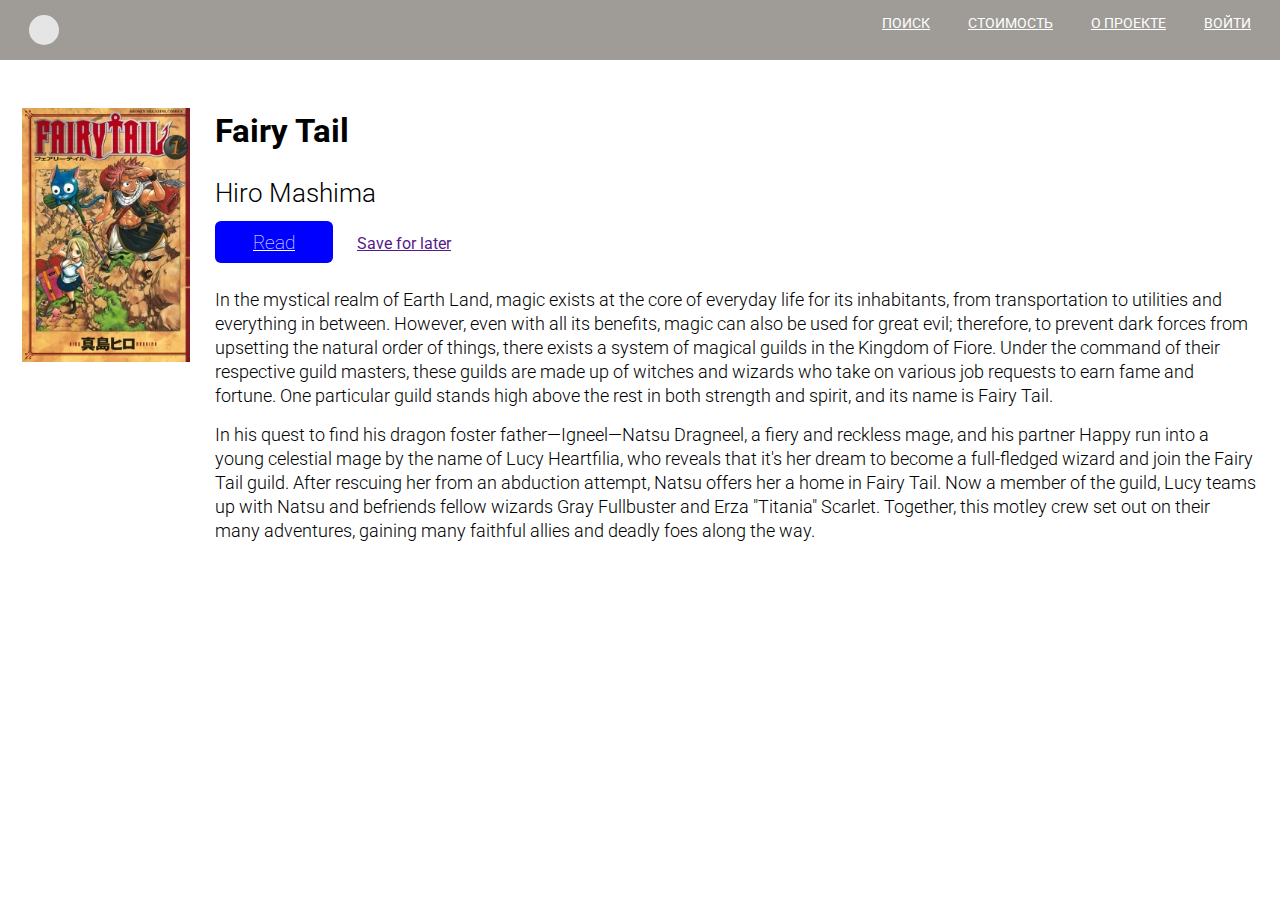
<file: КНИГА/index.html>
<!DOCTYPE html>
<html lang="en" dir="ltr">
 <head>
  <meta name="viewport" content="width=device-width">
  <meta charset="utf-8">
  <title>Fairy Tail</title>
  <link rel="stylesheet" href="styles/styles.css">
  </head>
  <body>
    <header>
      <a href="#">Меню</a>
      <div class="circle"></div>
      <nav>
        <ul>
          <li><a href="#">Поиск</a></li>
          <li><a href="#">Стоимость</a></li>
          <li><a href="#">О проекте</a></li>
          <li><a href="#">Войти</a></li>
        </ul>
      </nav>
    </header>
    <main>
    <img src="images/image.jpg" alt="center-img" class="center-img">
    <div class="text-block">
      <h1>Fairy Tail</h1>
      <h2>Hiro Mashima</h2>
      <a href="https://mangarock.com/manga/mrs-serie-69934/chapter/mrs-chapter-69936" class="button24">Read</a>
      <a href="" class="button25">Save for later</a>
      <p>In the mystical realm of Earth Land, magic exists at the core of everyday life for its inhabitants, from transportation to utilities and everything in between. However, even with all its benefits, magic can also be used for great evil; therefore, to prevent dark forces from upsetting the natural order of things, there exists a system of magical guilds in the Kingdom of Fiore. Under the command of their respective guild masters, these guilds are made up of witches and wizards who take on various job requests to earn fame and fortune. One particular guild stands high above the rest in both strength and spirit, and its name is Fairy Tail.</p>
      <p>In his quest to find his dragon foster father—Igneel—Natsu Dragneel, a fiery and reckless mage, and his partner Happy run into a young celestial mage by the name of Lucy Heartfilia, who reveals that it's her dream to become a full-fledged wizard and join the Fairy Tail guild. After rescuing her from an abduction attempt, Natsu offers her a home in Fairy Tail. Now a member of the guild, Lucy teams up with Natsu and befriends fellow wizards Gray Fullbuster and Erza "Titania" Scarlet. Together, this motley crew set out on their many adventures, gaining many faithful allies and deadly foes along the way.</p>
    </div>
   </main>
  </body>
</html>
</file>
<file: КНИГА/styles/styles.css>
@import "reset.css";
@import "layout.css";
@import url('https://fonts.googleapis.com/css?family=Roboto:300');
</file>
